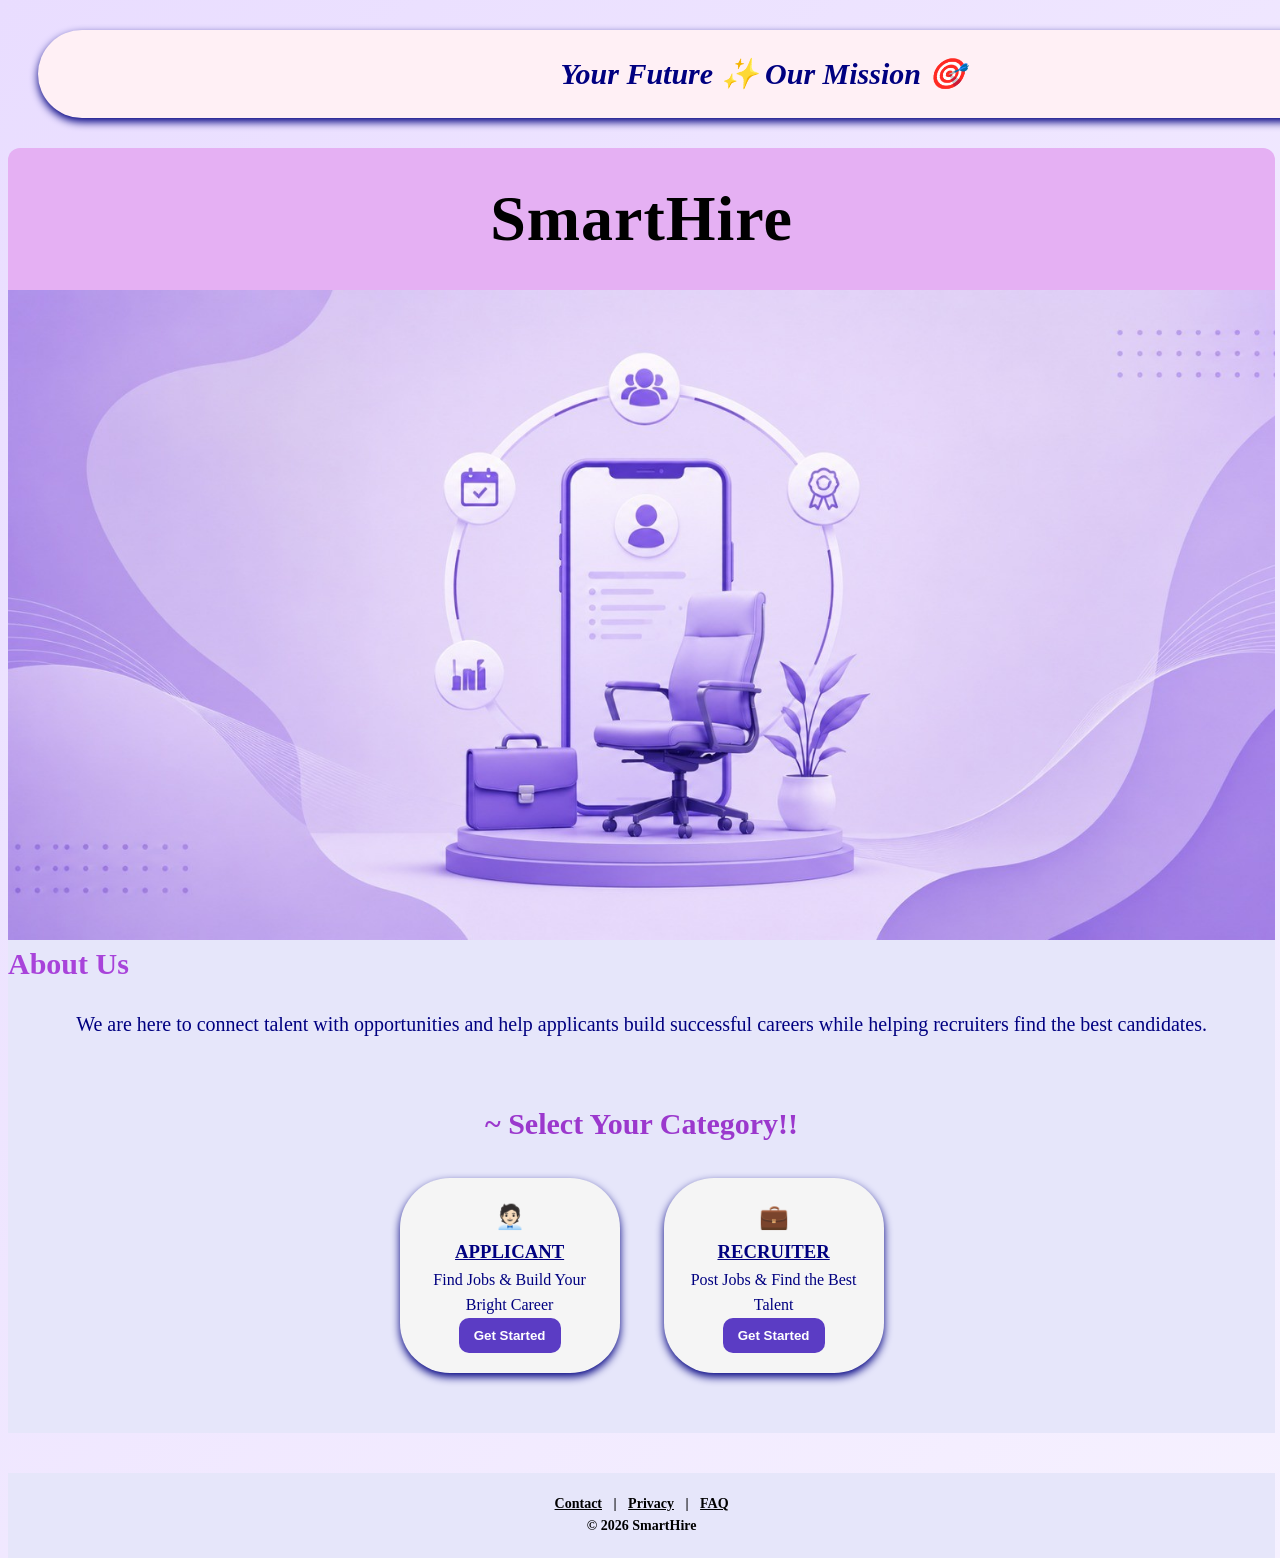
<file: index.html>
<!DOCTYPE html>
<html lang="en">
<head>
    <meta charset="UTF-8">
    <meta name="viewport" content="width=device-width, initial-scale=1.0">
    <title>SmartHire</title>
    <link rel="stylesheet" href="style.css">

<script>
    var question="SMARTHIRE GIVES YOU THE BEST";
    alert(question);
</script>

</head>

<body>

    <div class="container">
        <section class="moto">
            <h2>Your Future ✨ Our Mission 🎯</h2>
        </section>

        <header>
            <h1>SmartHire</h1>
        </header>

        <section class="template">
            <img src="template.jpg" alt="SmartHire Banner">
        </section>

       
        <section class="about-section">
            <h2>About Us</h2>
            <div class="about-content">
                <p>
                    We are here to connect talent with opportunities and help
                    applicants build successful careers while helping recruiters
                    find the best candidates.
                </p>
            </div>
        </section>

        <section class="category-section">
            <h2>~ Select Your Category!!</h2>

            <div class="choice">
                <h1>🧑🏻‍💼</h1>
                <h3>APPLICANT</h3>
                <p>Find Jobs & Build Your Bright Career</p>
                
            <button onclick="showApplicantLogin()">
                Get Started
            </button>
            </div>

            <div class="choice">
                <h1>💼</h1>
                <h3>RECRUITER</h3>
                <p>Post Jobs & Find the Best Talent</p>
                <button>Get Started</button>
            </div>
        </section>


<!-- Applicant Login -->

<div id="applicantLogin" class="popup">

    <div class="popup-content">

        <span class="close"
            onclick="closePopup('applicantLogin')">
            ×
        </span>

        <h2>Applicant Login</h2>

        <input
            id="loginEmail"
            type="email"
            placeholder="Email">

        <input
            id="loginPassword"
            type="password"
            placeholder="Password">

        <button onclick="loginUser()">
            Login
        </button>

        <p id="loginMessage"></p>
        
        <p>
            <span class="signup-link"
                onclick="showForgotPassword()">
                Forgot Password?
            </span>
        </p>

        <p>
            New User?

            <span class="signup-link"
                onclick="showApplicantSignup()">
                Sign Up
            </span>
        </p>

    </div>
    
</div>

<!-- Applicant Signup -->

<div id="applicantSignup" class="popup">

    <div class="popup-content">

        <span class="close"
            onclick="closePopup('applicantSignup')">
            ×
        </span>

        <h2>Create Account</h2>

        <input
            id="signupName"
            type="text"
            placeholder="Full Name">

        <input
            id="signupEmail"
            type="email"
            placeholder="Email">

        <input
                 id="signupPassword"
            type="password"
            placeholder="Password">

        <input
            id="signupConfirm"
            type="password"
            placeholder="Confirm Password">

        <button onclick="registerUser()">
            Create Account
        </button>

    </div>

</div>

<!-- Forgot Password -->

<div id="forgotPasswordPopup" class="popup">

    
    <div class="popup-content">

        <span class="close"
            onclick="closePopup('forgotPasswordPopup')">
            ×
        </span>

        <h2>Reset Password</h2>

        <input
            id="resetEmail"
            type="email"
            placeholder="Registered Email">

        <input
            id="newPassword"
            type="password"
            placeholder="New Password">

        <button onclick="resetPassword()">
            Update Password
        </button>

    </div>

</div>
        
        <footer>
            <p>
                <a href="#">Contact</a> |
                <a href="#">Privacy</a> |
                <a href="#">FAQ</a>
            </p>
            <p>© 2026 SmartHire</p>
        </footer>

    </div>

    
<script src="script.js"></script>


</body>
</html>
</file>
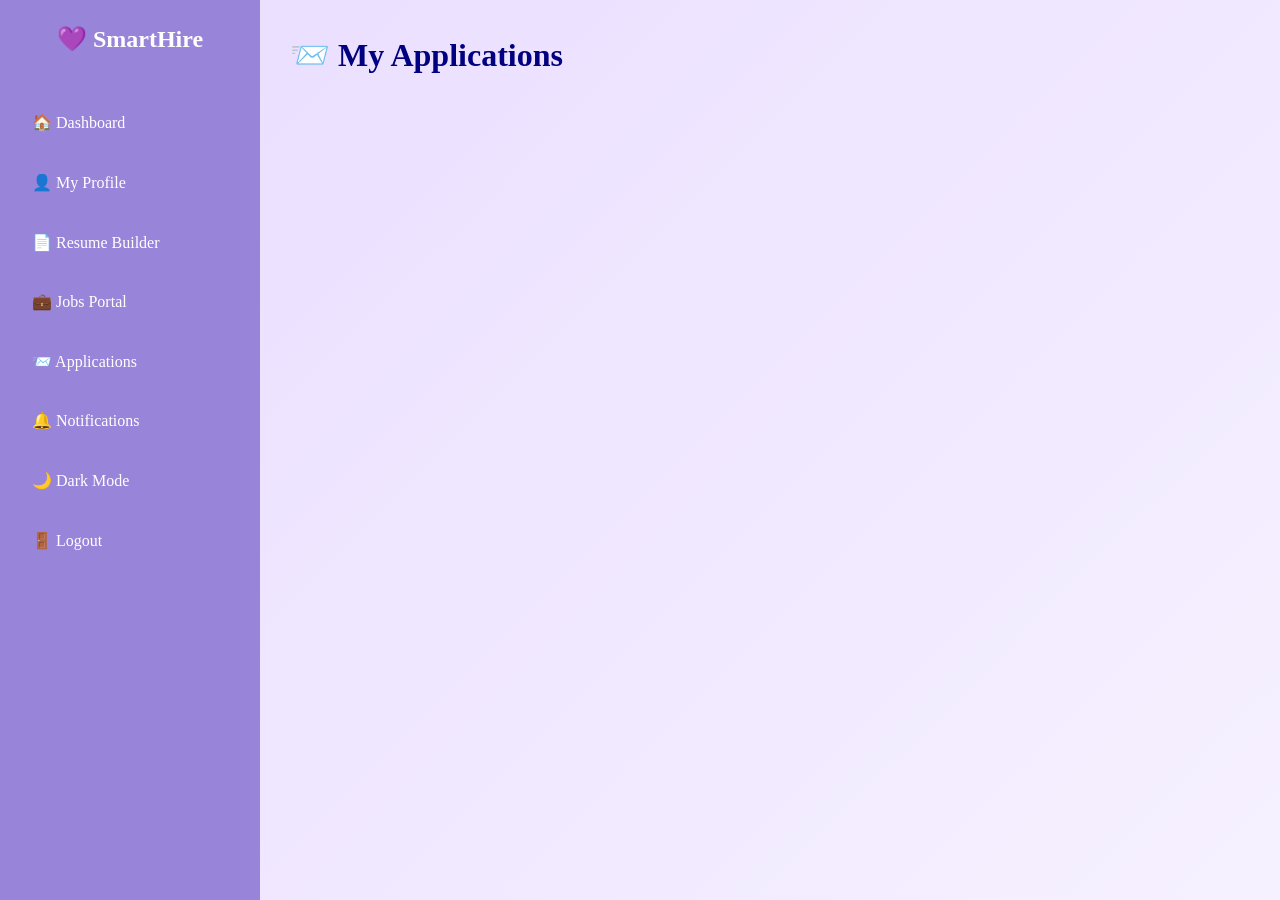
<file: applications.html>
<!DOCTYPE html>
<html lang="en">

<head>
<meta charset="UTF-8">
<meta name="viewport" content="width=device-width, initial-scale=1.0">
<title>Applications</title>
<link rel="stylesheet" href="style.css">
</head>

<body>

<div class="dashboard-container">

<div class="sidebar">

<h2>💜 SmartHire</h2>

<ul>
<li onclick="window.location.href='dashboard.html'">🏠 Dashboard</li>
<li onclick="window.location.href='profile.html'">👤 My Profile</li>
<li onclick="window.location.href='resume.html'">📄 Resume Builder</li>
<li onclick="window.location.href='jobs.html'">💼 Jobs Portal</li>
<li onclick="window.location.href='applications.html'">📨 Applications</li>
<li onclick="window.location.href='notifications.html'">🔔 Notifications</li>
<li onclick="toggleTheme()">🌙 Dark Mode</li>
<li onclick="logout()">🚪 Logout</li>
</ul>

</div>

<div class="main-content">

<h1>📨 My Applications</h1>

<div id="applicationList"></div>

</div>

</div>

<script src="script.js"></script>

<script>

viewApplications();

</script>

</body>
</html>
</file>
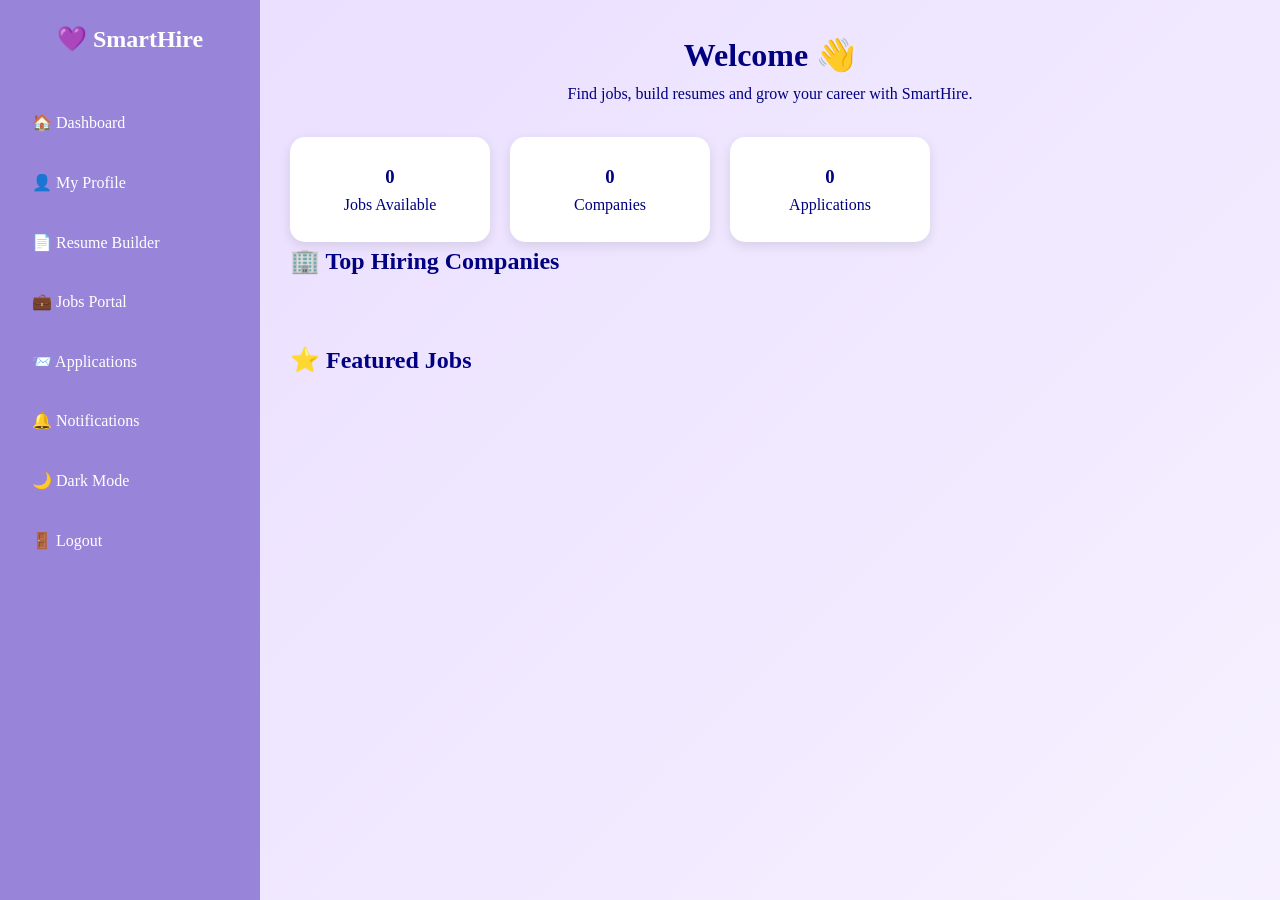
<file: dashboard.html>
<!DOCTYPE html>
<html lang="en">

<head>
    <meta charset="UTF-8">
    <meta name="viewport" content="width=device-width, initial-scale=1.0">
    <title>SmartHire Dashboard</title>
    <link rel="stylesheet" href="style.css">
</head>

<body>

<div class="dashboard-container">

    <div class="sidebar">

        <h2>💜 SmartHire</h2>

        <ul>
            <li onclick="window.location.href='dashboard.html'">🏠 Dashboard</li>
            <li onclick="window.location.href='profile.html'">👤 My Profile</li>
            <li onclick="window.location.href='resume.html'">📄 Resume Builder</li>
            <li onclick="window.location.href='jobs.html'">💼 Jobs Portal</li>
            <li onclick="window.location.href='applications.html'">📨 Applications</li>
            <li onclick="window.location.href='notifications.html'">🔔 Notifications</li>
            <li onclick="toggleTheme()">🌙 Dark Mode</li>
            <li onclick="logout()">🚪 Logout</li>
        </ul>

    </div>

    <div class="main-content">

        <div class="welcome-card">

            <h1 id="welcomeUser">Welcome 👋</h1>

            <p>
                Find jobs, build resumes and grow your career with SmartHire.
            </p>

        </div>

        <div class="stats">

            <div class="stat-card" onclick="window.location.href='jobs.html'">
                <h3 id="jobCount">0</h3>
                <p>Jobs Available</p>
            </div>

            <div class="stat-card" onclick="showCompanies()">
                <h3 id="companyCount">0</h3>
                <p>Companies</p>
            </div>

            <div class="stat-card">
                <h3 id="applicationCount">0</h3>
                <p>Applications</p>
            </div>

        </div>

        <div class="companies">

            <h2>🏢 Top Hiring Companies</h2>

            <div class="company-grid" id="companyGrid"></div>

        </div>

        <div class="jobs-section">

            <h2>⭐ Featured Jobs</h2>

            <div id="featuredJobs"></div>

        </div>


    </div>

</div>

<script src="script.js"></script>

<script>

loadDashboard();

</script>

</body>
</html>
</file>
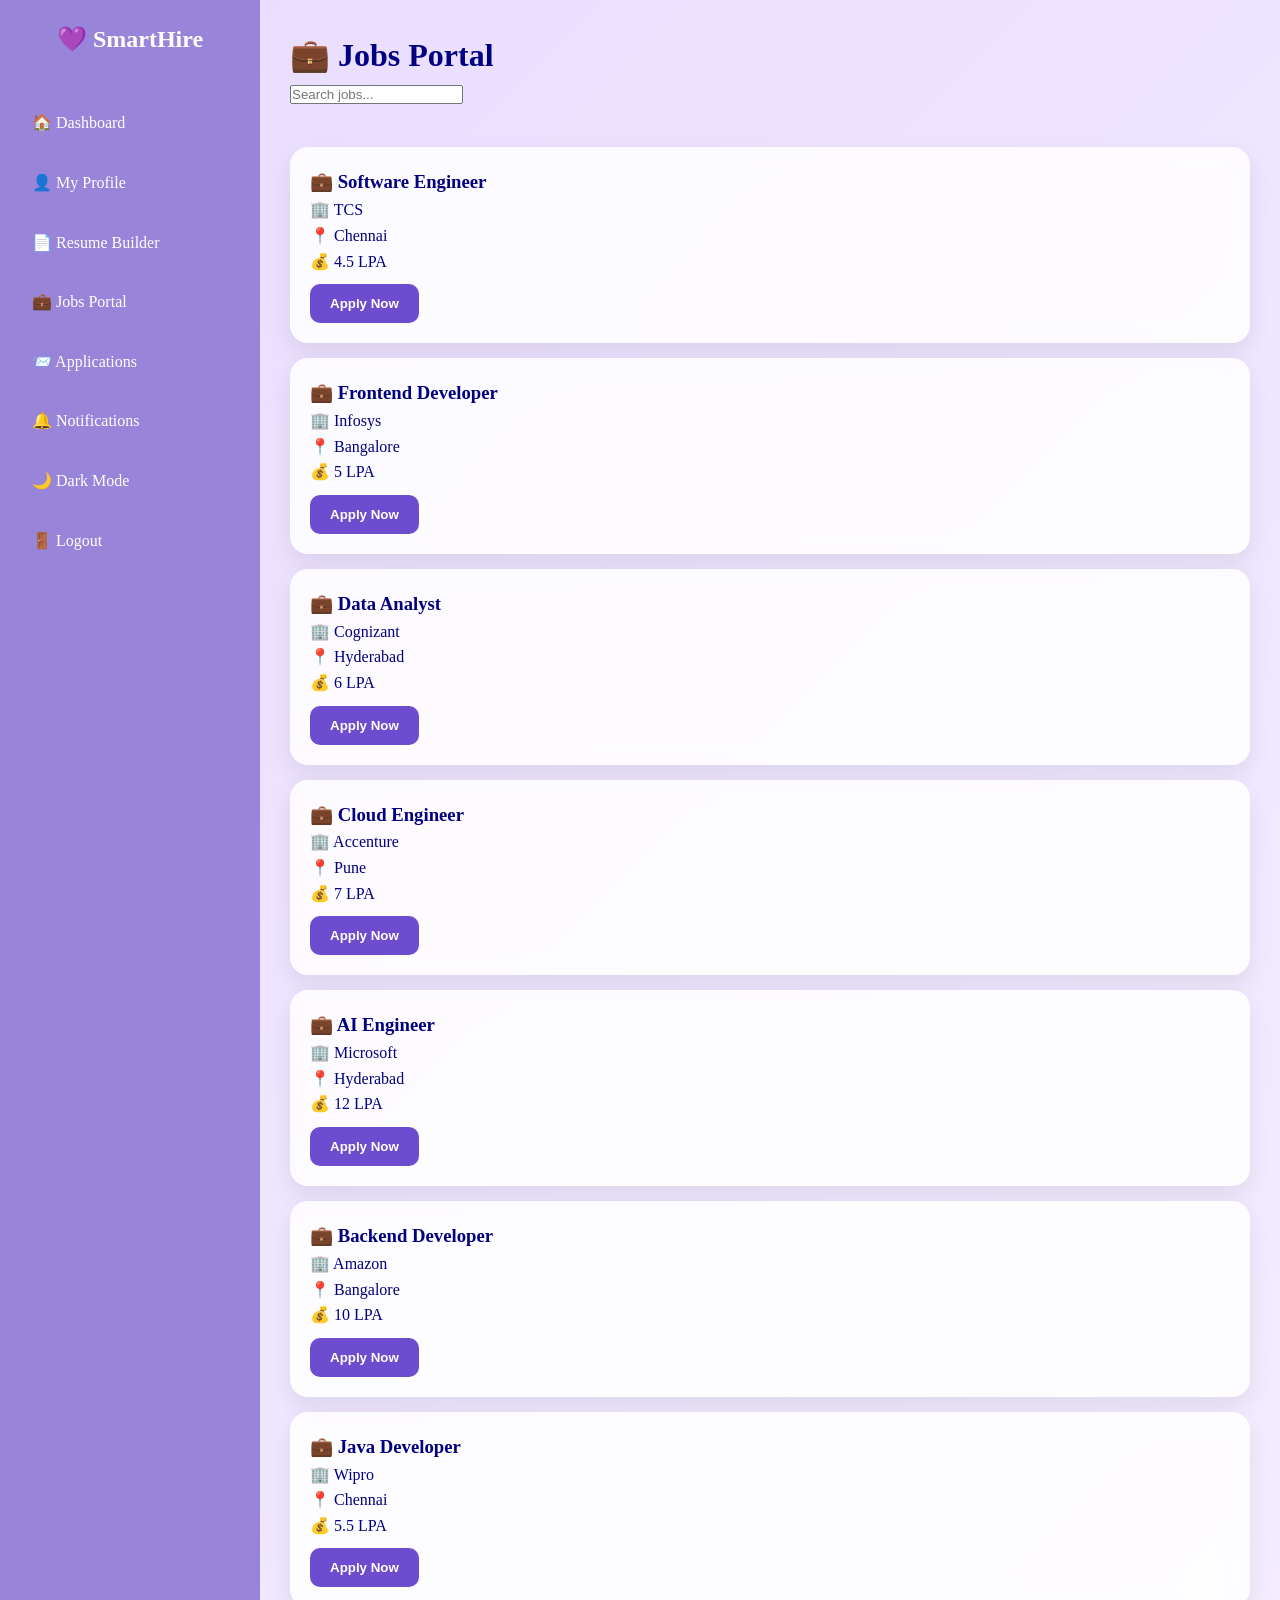
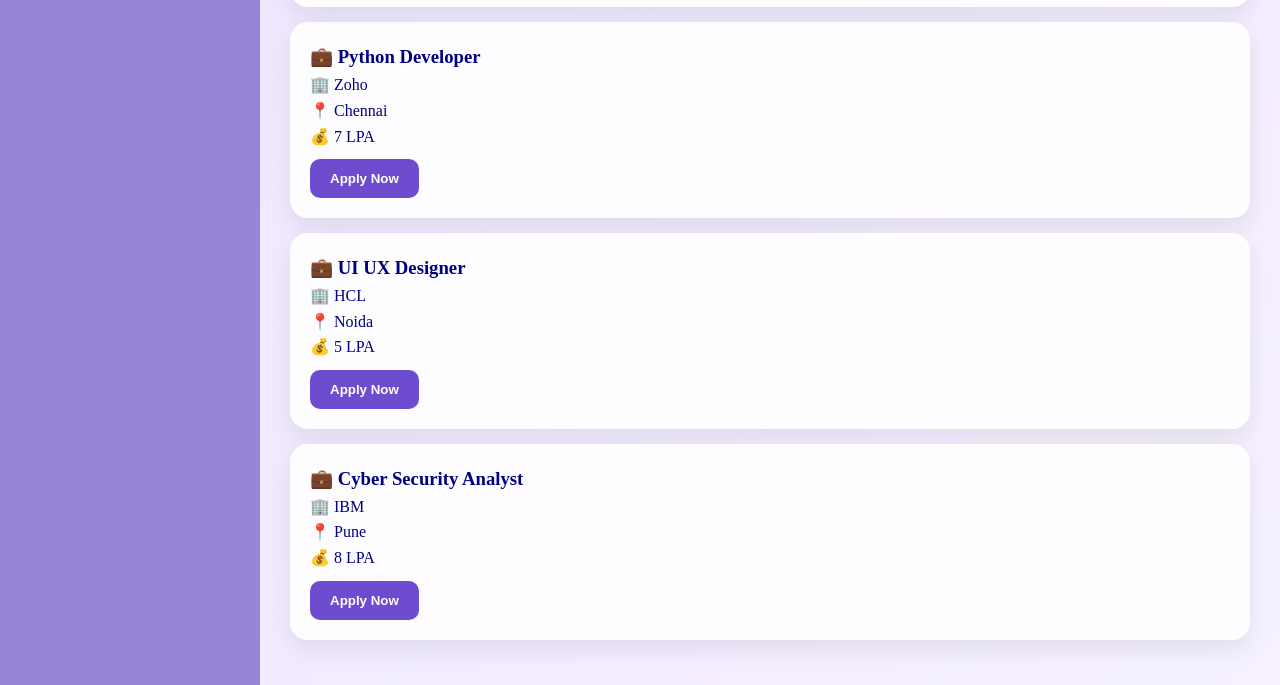
<file: jobs.html>
<!DOCTYPE html>
<html lang="en">

<head>
    <meta charset="UTF-8">
    <meta name="viewport" content="width=device-width, initial-scale=1.0">
    <title>Jobs Portal</title>

    <link rel="stylesheet" href="style.css">
</head>

<body>

<div class="dashboard-container">

    <div class="sidebar">

        <h2>💜 SmartHire</h2>

        <ul>
            <li onclick="window.location.href='dashboard.html'">🏠 Dashboard</li>
            <li onclick="window.location.href='profile.html'">👤 My Profile</li>
            <li onclick="window.location.href='resume.html'">📄 Resume Builder</li>
            <li onclick="window.location.href='jobs.html'">💼 Jobs Portal</li>
            <li onclick="window.location.href='applications.html'">📨 Applications</li>
            <li onclick="window.location.href='notifications.html'">🔔 Notifications</li>
            <li onclick="toggleTheme()">🌙 Dark Mode</li>
            <li onclick="logout()">🚪 Logout</li>
        </ul>

    </div>

    <div class="main-content">

        <h1>💼 Jobs Portal</h1>

        <input
            type="text"
            id="searchJob"
            placeholder="Search jobs..."
            onkeyup="searchJobs()">

        <br><br>

        <div id="jobContainer"></div>

    </div>

</div>

<div id="applyPopup" class="popup">

    <div class="popup-content">

        <span class="close"
            onclick="closeApplyPopup()">
            ×
        </span>

        <h2>📨 Apply for Job</h2>

        <input
            id="applyName"
            type="text"
            placeholder="Full Name">

        <input
            id="applyEmail"
            type="email"
            placeholder="Email">

        <input
            id="applyPhone"
            type="text"
            placeholder="Phone Number">

        <input
            id="applyRole"
            type="text"
            readonly>

        <textarea
            id="applyMessage"
            placeholder="Why should we hire you?">
        </textarea>

        <button onclick="submitApplication()">
            Submit Application
        </button>

    </div>

</div>

<script src="script.js"></script>

<script>

loadJobs();

</script>

</body>
</html>
</file>
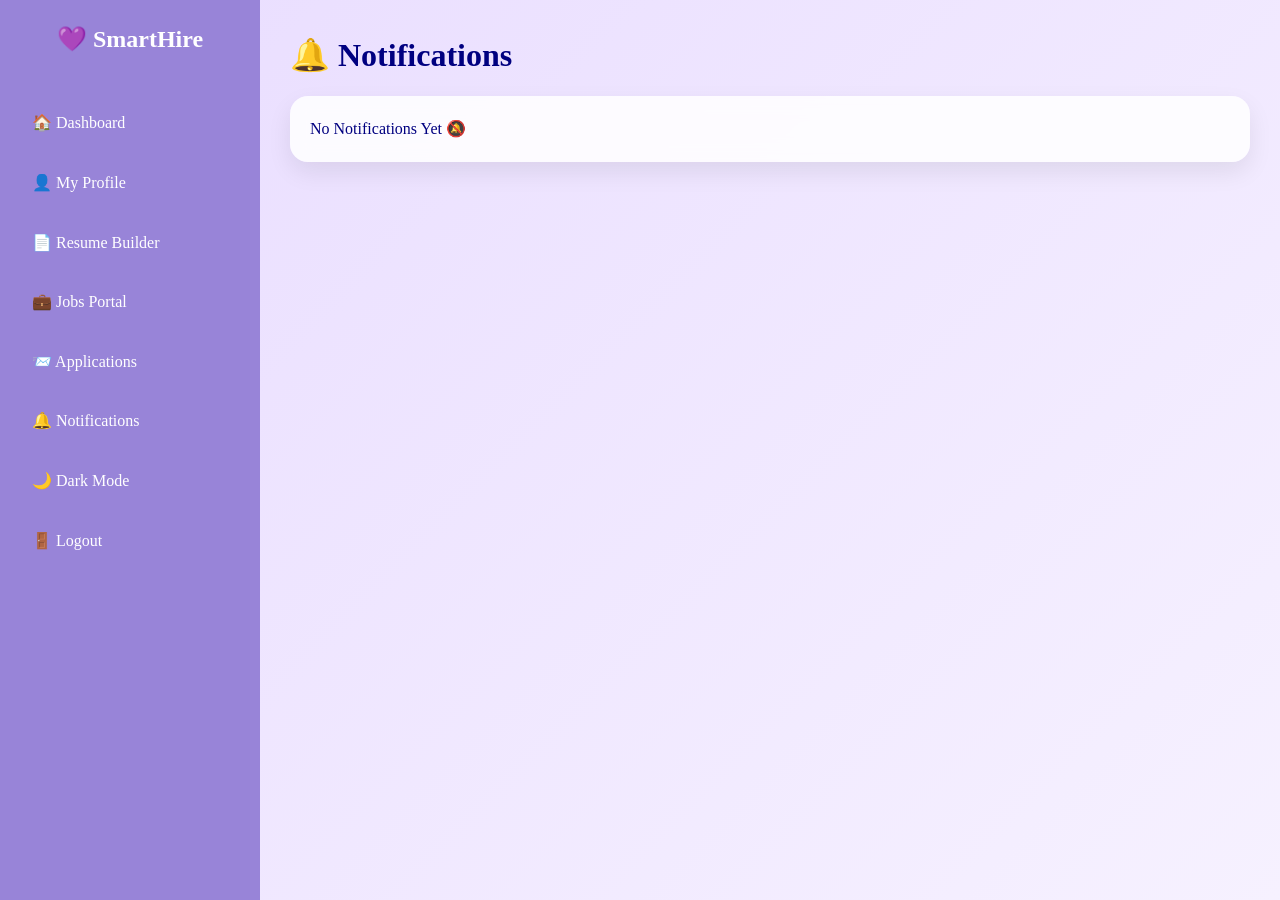
<file: notifications.html>
<!DOCTYPE html>
<html lang="en">

<head>
<meta charset="UTF-8">
<meta name="viewport" content="width=device-width, initial-scale=1.0">
<title>Notifications</title>
<link rel="stylesheet" href="style.css">
</head>

<body>

<div class="dashboard-container">

<div class="sidebar">

<h2>💜 SmartHire</h2>

<ul>
<li onclick="window.location.href='dashboard.html'">🏠 Dashboard</li>
<li onclick="window.location.href='profile.html'">👤 My Profile</li>
<li onclick="window.location.href='resume.html'">📄 Resume Builder</li>
<li onclick="window.location.href='jobs.html'">💼 Jobs Portal</li>
<li onclick="window.location.href='applications.html'">📨 Applications</li>
<li onclick="window.location.href='notifications.html'">🔔 Notifications</li>
<li onclick="toggleTheme()">🌙 Dark Mode</li>
<li onclick="logout()">🚪 Logout</li>
</ul>

</div>

<div class="main-content">

<h1>🔔 Notifications</h1>

<div id="notificationList"></div>

</div>

</div>

<script src="script.js"></script>

<script>
loadNotifications();
</script>

</body>
</html>
</file>
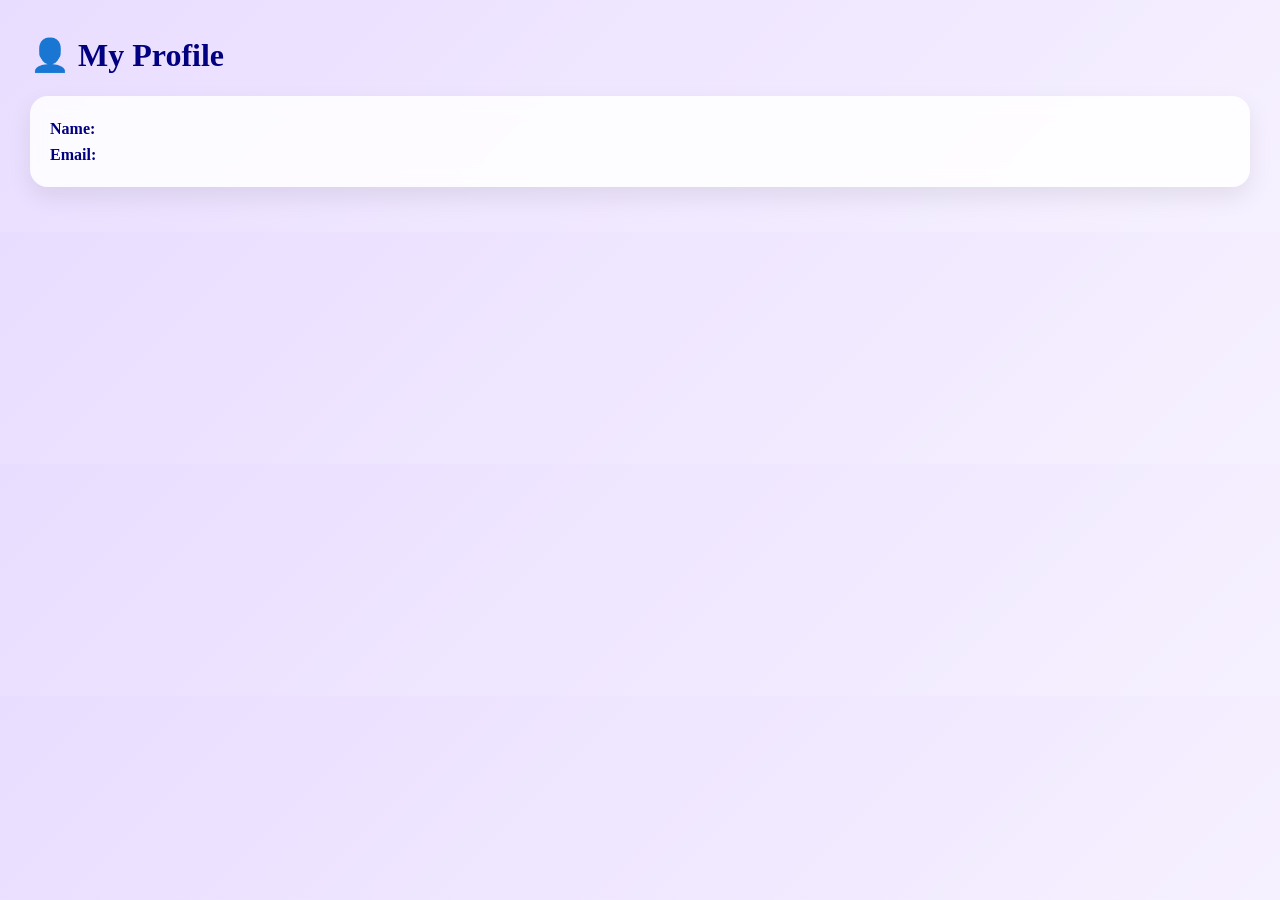
<file: profile.html>
<!DOCTYPE html>
<html>
<head>
    <title>My Profile</title>
    <link rel="stylesheet" href="style.css">
</head>

<body>

<div class="main-content">

    <h1>👤 My Profile</h1>

    <div class="job-card">

        <p><strong>Name:</strong>
        <span id="profileName"></span></p>

        <p><strong>Email:</strong>
        <span id="profileEmail"></span></p>

    </div>

</div>

<script>

let currentUser =
localStorage.getItem("currentUser");

let user =
JSON.parse(localStorage.getItem(currentUser));

if(user){

document.getElementById("profileName").innerText =
user.name;

document.getElementById("profileEmail").innerText =
user.email;

}

</script>

</body>
</html>
</file>
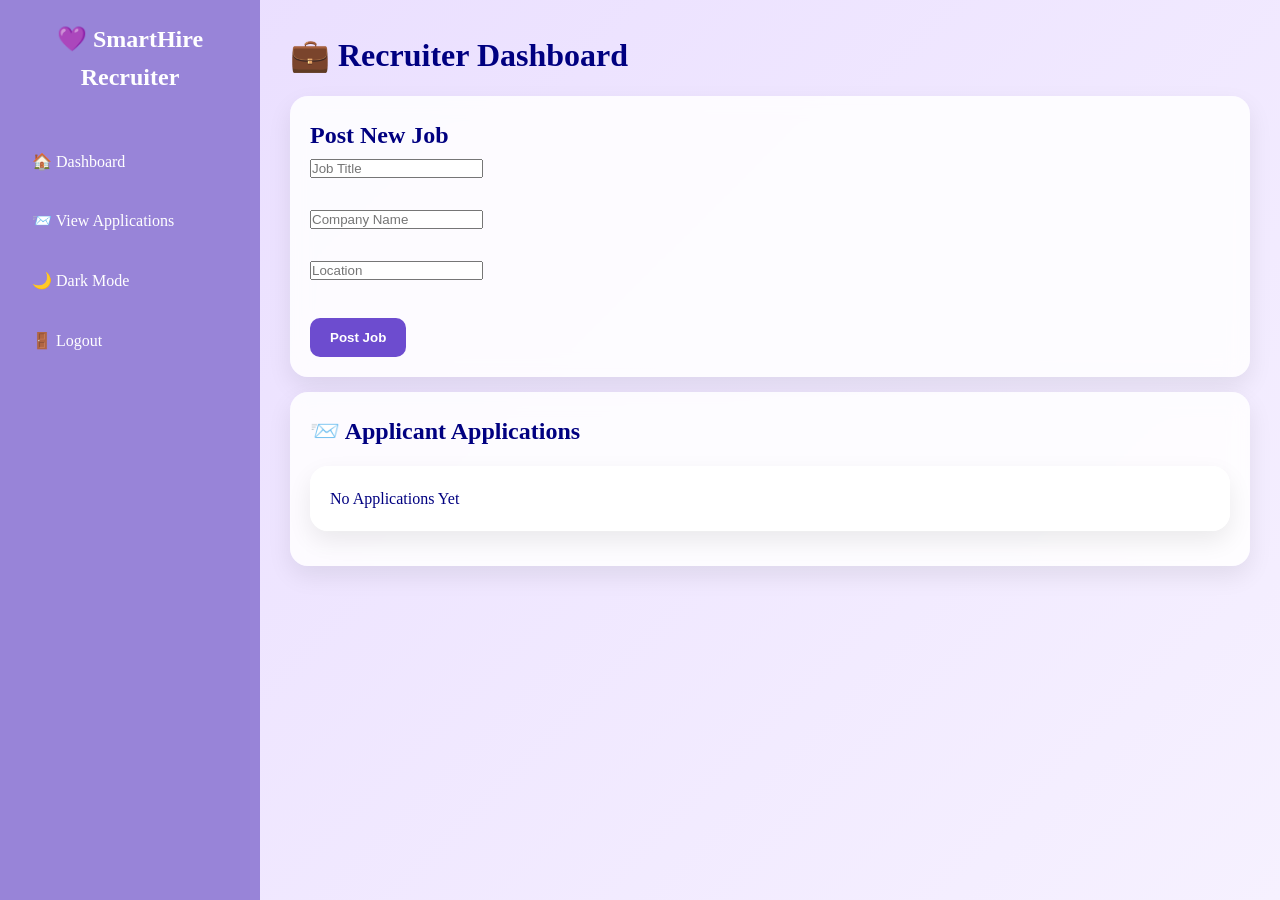
<file: recruiter.html>
<!DOCTYPE html>
<html lang="en">

<head>
<meta charset="UTF-8">
<meta name="viewport" content="width=device-width, initial-scale=1.0">
<title>Recruiter Panel</title>
<link rel="stylesheet" href="style.css">
</head>

<body>

<div class="dashboard-container">

<div class="sidebar">

<h2>💜 SmartHire Recruiter</h2>

<ul>
<li onclick="window.location.href='recruiter.html'">🏠 Dashboard</li>
<li onclick="viewRecruiterApplications()">📨 View Applications</li>
<li onclick="toggleTheme()">🌙 Dark Mode</li>
<li onclick="window.location.href='index.html'">🚪 Logout</li>
</ul>

</div>

<div class="main-content">

<h1>💼 Recruiter Dashboard</h1>

<div class="job-card">

<h2>Post New Job</h2>

<input
type="text"
id="jobTitle"
placeholder="Job Title">

<br><br>

<input
type="text"
id="company"
placeholder="Company Name">

<br><br>

<input
type="text"
id="location"
placeholder="Location">

<br><br>

<button onclick="postJob()">
Post Job
</button>

</div>

<div class="job-card">

<h2>📨 Applicant Applications</h2>

<div id="applicationList"></div>

</div>

</div>

</div>

<script src="script.js"></script>

<script>

viewRecruiterApplications();

</script>

</body>
</html>
</file>
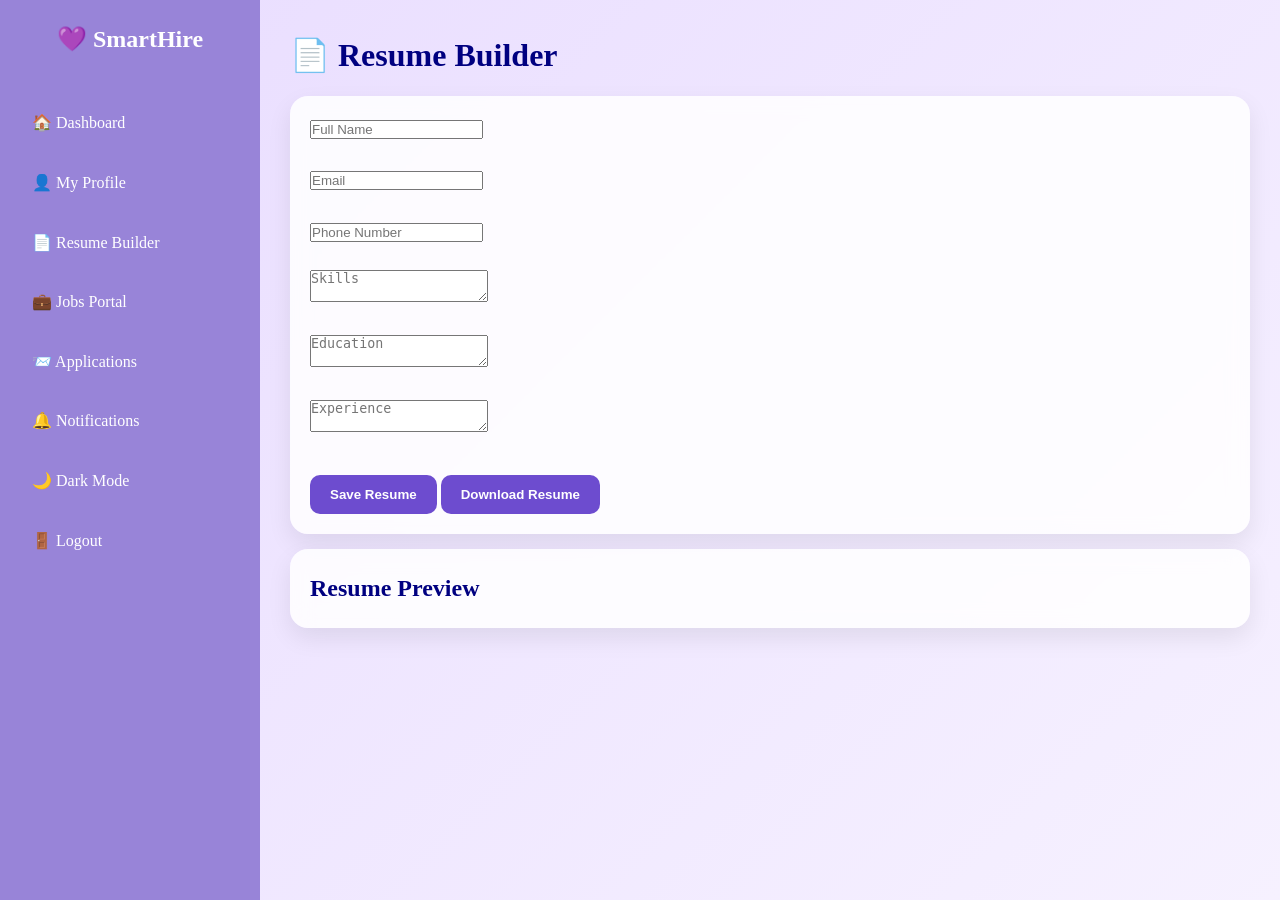
<file: resume.html>
<!DOCTYPE html>
<html lang="en">

<head>
<meta charset="UTF-8">
<meta name="viewport" content="width=device-width, initial-scale=1.0">
<title>Resume Builder</title>
<link rel="stylesheet" href="style.css">
</head>

<body>

<div class="dashboard-container">

<div class="sidebar">

<h2>💜 SmartHire</h2>

<ul>
<li onclick="window.location.href='dashboard.html'">🏠 Dashboard</li>
<li onclick="window.location.href='profile.html'">👤 My Profile</li>
<li onclick="window.location.href='resume.html'">📄 Resume Builder</li>
<li onclick="window.location.href='jobs.html'">💼 Jobs Portal</li>
<li onclick="window.location.href='applications.html'">📨 Applications</li>
<li onclick="window.location.href='notifications.html'">🔔 Notifications</li>
<li onclick="toggleTheme()">🌙 Dark Mode</li>
<li onclick="logout()">🚪 Logout</li>
</ul>

</div>

<div class="main-content">

<h1>📄 Resume Builder</h1>

<div class="job-card">

<input type="text" id="resumeName" placeholder="Full Name">

<br><br>

<input type="email" id="resumeEmail" placeholder="Email">

<br><br>

<input type="text" id="resumePhone" placeholder="Phone Number">

<br><br>

<textarea id="resumeSkills" placeholder="Skills"></textarea>

<br><br>

<textarea id="resumeEducation" placeholder="Education"></textarea>

<br><br>

<textarea id="resumeExperience" placeholder="Experience"></textarea>

<br><br>

<button onclick="saveResume()">
Save Resume
</button>

<button onclick="downloadResume()">
Download Resume
</button>

</div>

<div class="job-card">

<h2>Resume Preview</h2>

<div id="resumePreview"></div>

</div>

</div>

</div>

<script src="script.js"></script>

<script>

loadResume();

</script>

</body>
</html>
</file>
<file: style.css>
*{
    box-sizing: border-box;
    margin: 0;
    padding: 0;
}

body {
    font-family: 'Segoe UI', Tahoma, Geneva, Verdana, sans-serif;
    background-color:lavender;
    color: navy;
    line-height: 1.6;
    margin: 0;
    padding: 0;
}

/* Container for equal width */
.container {
    width: 99%;
    margin-left: 8px;
    margin-right: 8px;
}

/* Header */
header {
    background-color: rgb(229, 176, 243);
    color: black;
    padding: 20px;
    text-align: center;
    font-size: 32px;
    font-weight: bold;
    border-radius: 12px 12px 0 0;
    box-sizing: border-box;
    letter-spacing: 1px;
}

/* Banner Image */
.template img {
    width: 100%;
    height: 650px;
    object-fit: cover;
    display: block;
    border-radius: 0 0 0 0;

}
.about-section h2{
    font-size: 30px;
    color:rgb(168, 67, 218);
    margin-bottom: 0px;
    background-color:lavender;

}

.moto{
    text-align:center;
    font-style:oblique;
    font-size: 20px;
    display:inline-block;
    background:lavenderblush;
    width:1450px;
    margin: 30px;
    box-shadow: 0 4px 8px;
    padding: 20px;
    border-radius: 50px;
}

.moto:hover{
    background-color:rgb(225, 168, 239);
}

.about-content {
    display: flex;
    flex-wrap: wrap;
    align-items: center;
    justify-content: center;
    gap: 40px;
    background-color:lavender;
    padding: 20px;
    font-size:20px;
}

.category-section{
    padding: 40px 40px;
    text-align:center;
    background-color: lavender;
}

.category-section h2{
    font-size: 30px;
    color:rgb(155, 56, 205);
    margin-bottom: 10px;
}

.choice h3{
    text-decoration:underline;
    font-weight:bold;
}

.choice{
    display: inline-block;
    width: 220px;
    margin: 20px;
    background: whitesmoke;
    box-shadow: 0 4px 8px;
    padding: 20px;
    border-radius: 50px;
}

.choice:hover{
    background-color:rgb(151, 108, 236);
}

button{
    background-color:rgb(227, 161, 244);
    color: black;
    border:none;
    padding: 10px 16px;
    cursor: pointer;
    transition: 0.3s ease;
    border-radius: 12px;
    font-weight:bold;
}

button:hover{
    background-color:lavender;
}

footer{
    background-color:lavender;
    color:black;
    padding:20px;
    text-align:center;
    font-size:14px;
    margin-top:40px;
    font-weight:bold;
}

footer a{
    color:black;
    text-decoration: underline;
    margin: 0 8px;
}

.offers{
    padding: 40px 40px;
    text-align:center;
    background-color: lavender;
    margin-bottom:5px;
}
.offer{
    display: inline-block;
    width: 220px;
    margin: 20px;
    background-color:lavenderblush;
    box-shadow: 0 4px 8px;
    padding: 20px;
    border-radius: 12px;
    text-align:center;
    margin-top:5px;
     cursor: pointer;
    transition: 0.3s ease;
}

.offer:hover{
    background-color:rgb(151, 108, 236);
}
.offer h4{

    font-size:15px;
    color:darkslategrey;
    font-style: oblique;
    font-weight:bold;
}

.offers h3{
    text-decoration:underline;
    margin-bottom:30px;
    font-size:40px;
}


.popup{
    display:none;

    position:fixed;

    top:0;
    left:0;

    width:100%;
    height:100%;

    background:rgba(0,0,0,0.5);

    justify-content:center;
    align-items:center;
}
.popup-content{

    position:relative;

    background:white;

    padding:40px;

    border-radius:20px;

    width:350px;

    text-align:center;

    animation:popupShow 0.4s ease;
}

.popup-content input{

    width:100%;

    padding:12px;

    margin:10px 0;

    border-radius:10px;

    border:1px solid #ddd;
}

@keyframes popupShow{

    from{
        transform:scale(0.8);
        opacity:0;
    }

    to{
        transform:scale(1);
        opacity:1;
    }
}
.close{

    position:absolute;

    top:15px;

    right:15px;

    cursor:pointer;

    font-size:22px;

    transition:0.3s;
}

.close:hover{
    transform:scale(1.2);
}
.signup-link{
    color:#7c3aed;
    cursor:pointer;
    font-weight:bold;
}

.signup-link:hover{
    text-decoration:underline;
}
body{
    margin:0;
    font-family:Segoe UI, sans-serif;
    background:#e8dcff;
}

.dashboard-container{
    display:flex;
    min-height:100vh;
}

.sidebar{
    width:250px;
    background:#6d4ccf;
    color:white;
    padding:30px;
}

.sidebar h2{
    text-align:center;
    margin-bottom:40px;
}

.sidebar ul{
    list-style:none;
    padding:0;
}

.sidebar li{
    padding:15px;
    margin:10px 0;
    border-radius:10px;
    cursor:pointer;
}

.sidebar li:hover{
    background:rgba(255,255,255,0.2);
}

.main-content{
    flex:1;
    padding:40px;
}

.stats{
    display:flex;
    gap:20px;
    margin-top:30px;
}

.stat-card{
    background:white;
    padding:25px;
    border-radius:15px;
    width:200px;
    text-align:center;
    box-shadow:0 4px 12px rgba(0,0,0,0.1);
}

.jobs-section{
    margin-top:40px;
}

.job-card{
    background:white;
    padding:20px;
    border-radius:15px;
    margin-bottom:20px;
    box-shadow:0 4px 10px rgba(0,0,0,0.1);
}

.job-card button{
    background:#6d4ccf;
    color:white;
    border:none;
    padding:10px 20px;
    border-radius:8px;
    cursor:pointer;
}
.profile-banner{
    background:white;
    border-radius:20px;
    padding:20px 30px;
    margin-bottom:25px;

    display:flex;
    justify-content:space-between;
    align-items:center;

    box-shadow:0 5px 15px rgba(0,0,0,0.08);
}

.profile-circle{
    width:70px;
    height:70px;

    border-radius:50%;

    background:#6d4ccf;
    color:white;

    display:flex;
    justify-content:center;
    align-items:center;

    font-size:24px;
    font-weight:bold;
}

.company-grid{
    display:grid;

    grid-template-columns:
    repeat(auto-fit,minmax(180px,1fr));

    gap:20px;

    margin-top:20px;
}

.company-card{
    background:white;

    padding:20px;

    border-radius:15px;

    text-align:center;

    font-weight:bold;

    transition:0.3s;

    box-shadow:
    0 5px 15px rgba(0,0,0,0.08);
}

.company-card:hover{
    transform:translateY(-8px);
}

.job-card{
    background:white;

    border-radius:20px;

    padding:25px;

    margin-bottom:20px;

    box-shadow:
    0 5px 15px rgba(0,0,0,0.08);
}

.job-card button{
    margin-top:10px;

    background:#6d4ccf;

    color:white;

    border:none;

    padding:12px 20px;

    border-radius:10px;

    cursor:pointer;
}

.popup{
    display:none;
    position:fixed;
    top:0;
    left:0;
    width:100%;
    height:100%;
    background:rgba(0,0,0,0.5);
    justify-content:center;
    align-items:center;
}

.popup-content{
    background:white;
    padding:25px;
    border-radius:15px;
    width:350px;
    display:flex;
    flex-direction:column;
    gap:10px;
    align-items:left;
}

.popup-content input,
.popup-content textarea{
    padding:10px;
    border:1px solid #ccc;
    border-radius:8px;
}

.popup-content button{
    background:#6d4ccf;
    color:white;
    border:none;
    padding:10px;
    border-radius:8px;
    cursor:pointer;
}

.close{
    cursor:pointer;
    font-size:20px;
    text-align:right;
}
body{
    margin:0;
    font-family:Segoe UI;
    background: linear-gradient(135deg, #e9ddff, #f6f1ff);
}

/* sidebar */
.sidebar{
    width:260px;
    background:#9884d8;
    color:white;
    padding:20px;
    min-height:100vh;
}

.sidebar li{
    padding:12px;
    margin:10px 0;
    border-radius:10px;
    cursor:pointer;
}

.sidebar li:hover{
    background:rgba(255,255,255,0.2);
}

/* layout */
.dashboard-container{
    display:flex;
}

/* main */
.main-content{
    flex:1;
    padding:30px;
}

/* cards */
.job-card{
    background:rgba(255,255,255,0.85);
    backdrop-filter: blur(10px);
    padding:20px;
    border-radius:18px;
    margin:15px 0;
    box-shadow:0 10px 25px rgba(0,0,0,0.08);
    transition:0.5s;
}

.job-card:hover{
    transform:translateY(-5px);
}

/* buttons */
button{
    background:#5b3cc4;
    color:white;
    border:none;
    padding:10px 15px;
    border-radius:10px;
    cursor:pointer;
}

button:hover{
    background:#432aa3;
}

.profile-banner{
    text-align:center;
    font-size:20px;
    align-items:center;
}

.profile-banner h4{
text-align:center;
}

.welcome-card{
    text-align:center;
}


.stats{
    text-align:center;
}

.job-section{
    
    display: inline-block;
    width: 220px;
    margin: 20px;
}

.dark-theme{
    background:#121212;
    color:white;
}

.dark-theme .job-card,
.dark-theme .stat-card,
.dark-theme .profile-banner{
    background:#1e1e1e;
    color:white;
}

.dark-theme .sidebar{
    background:#222;
}
</file>
